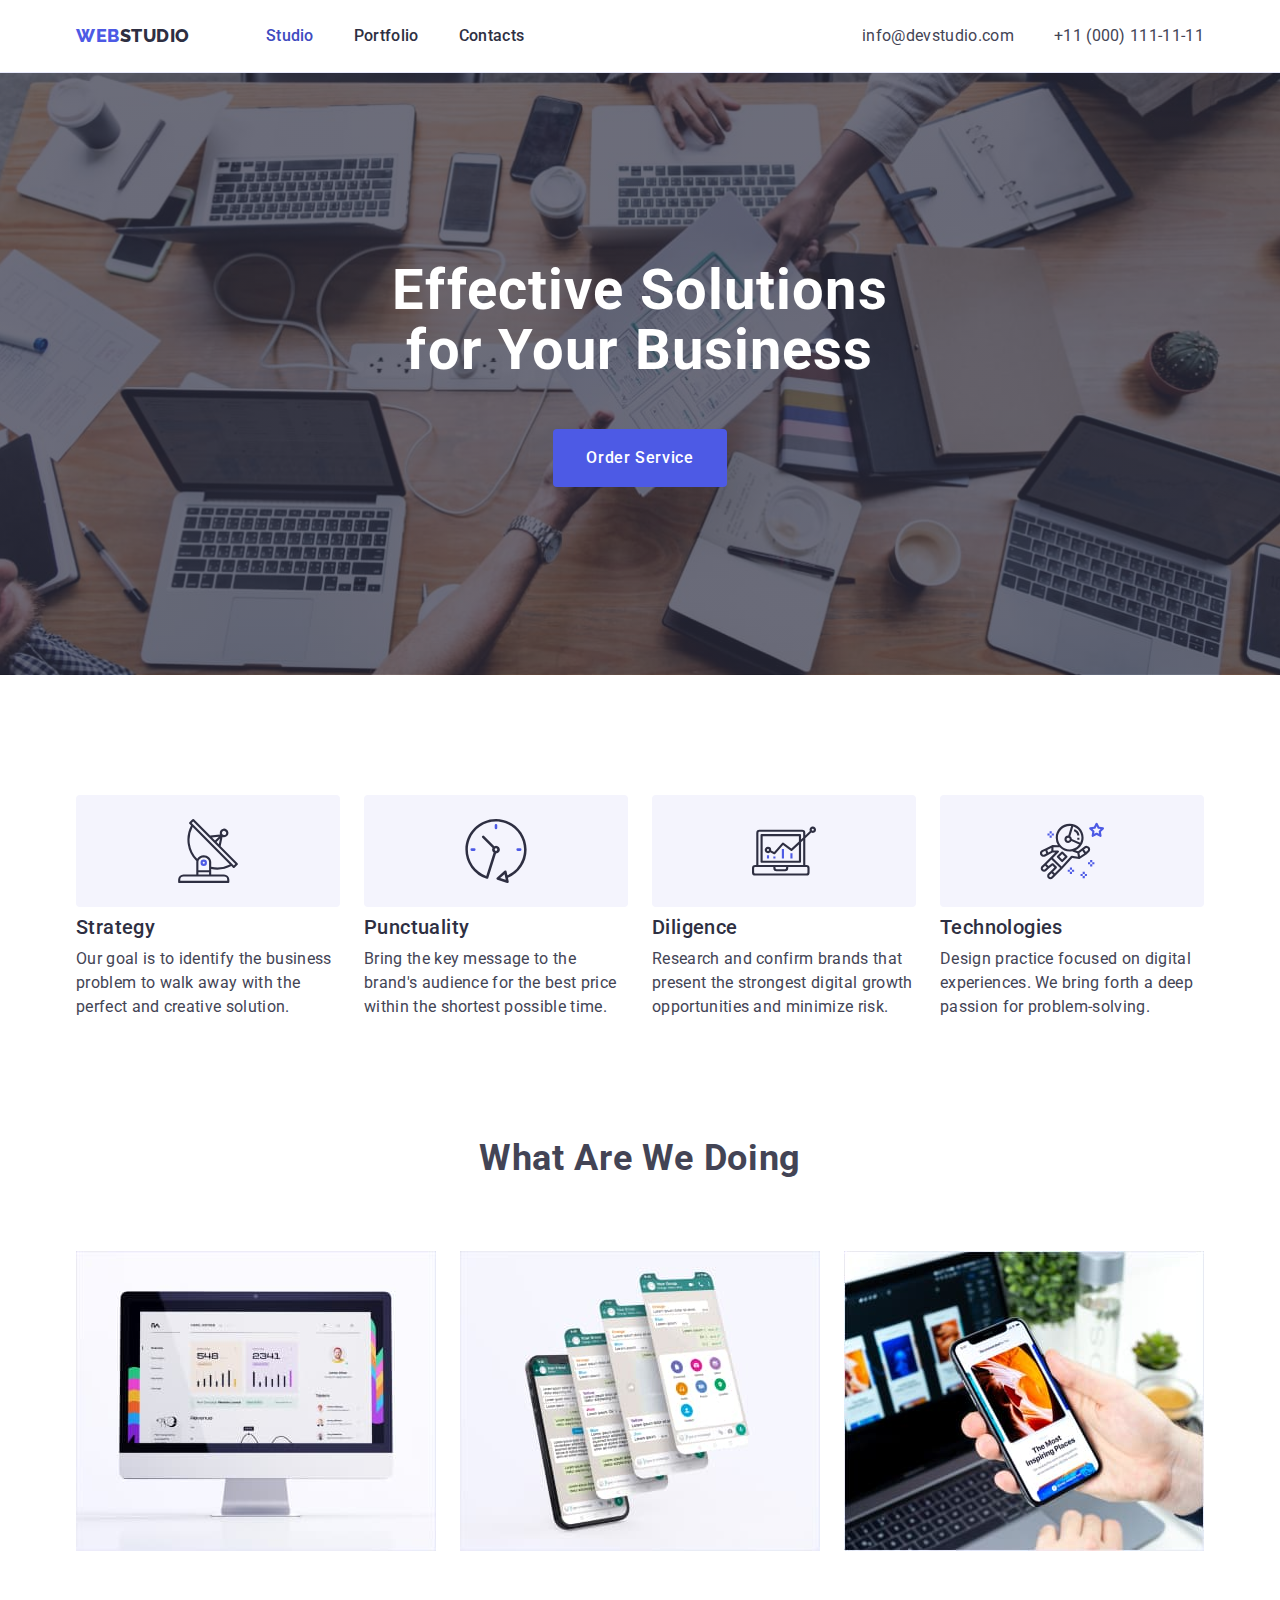
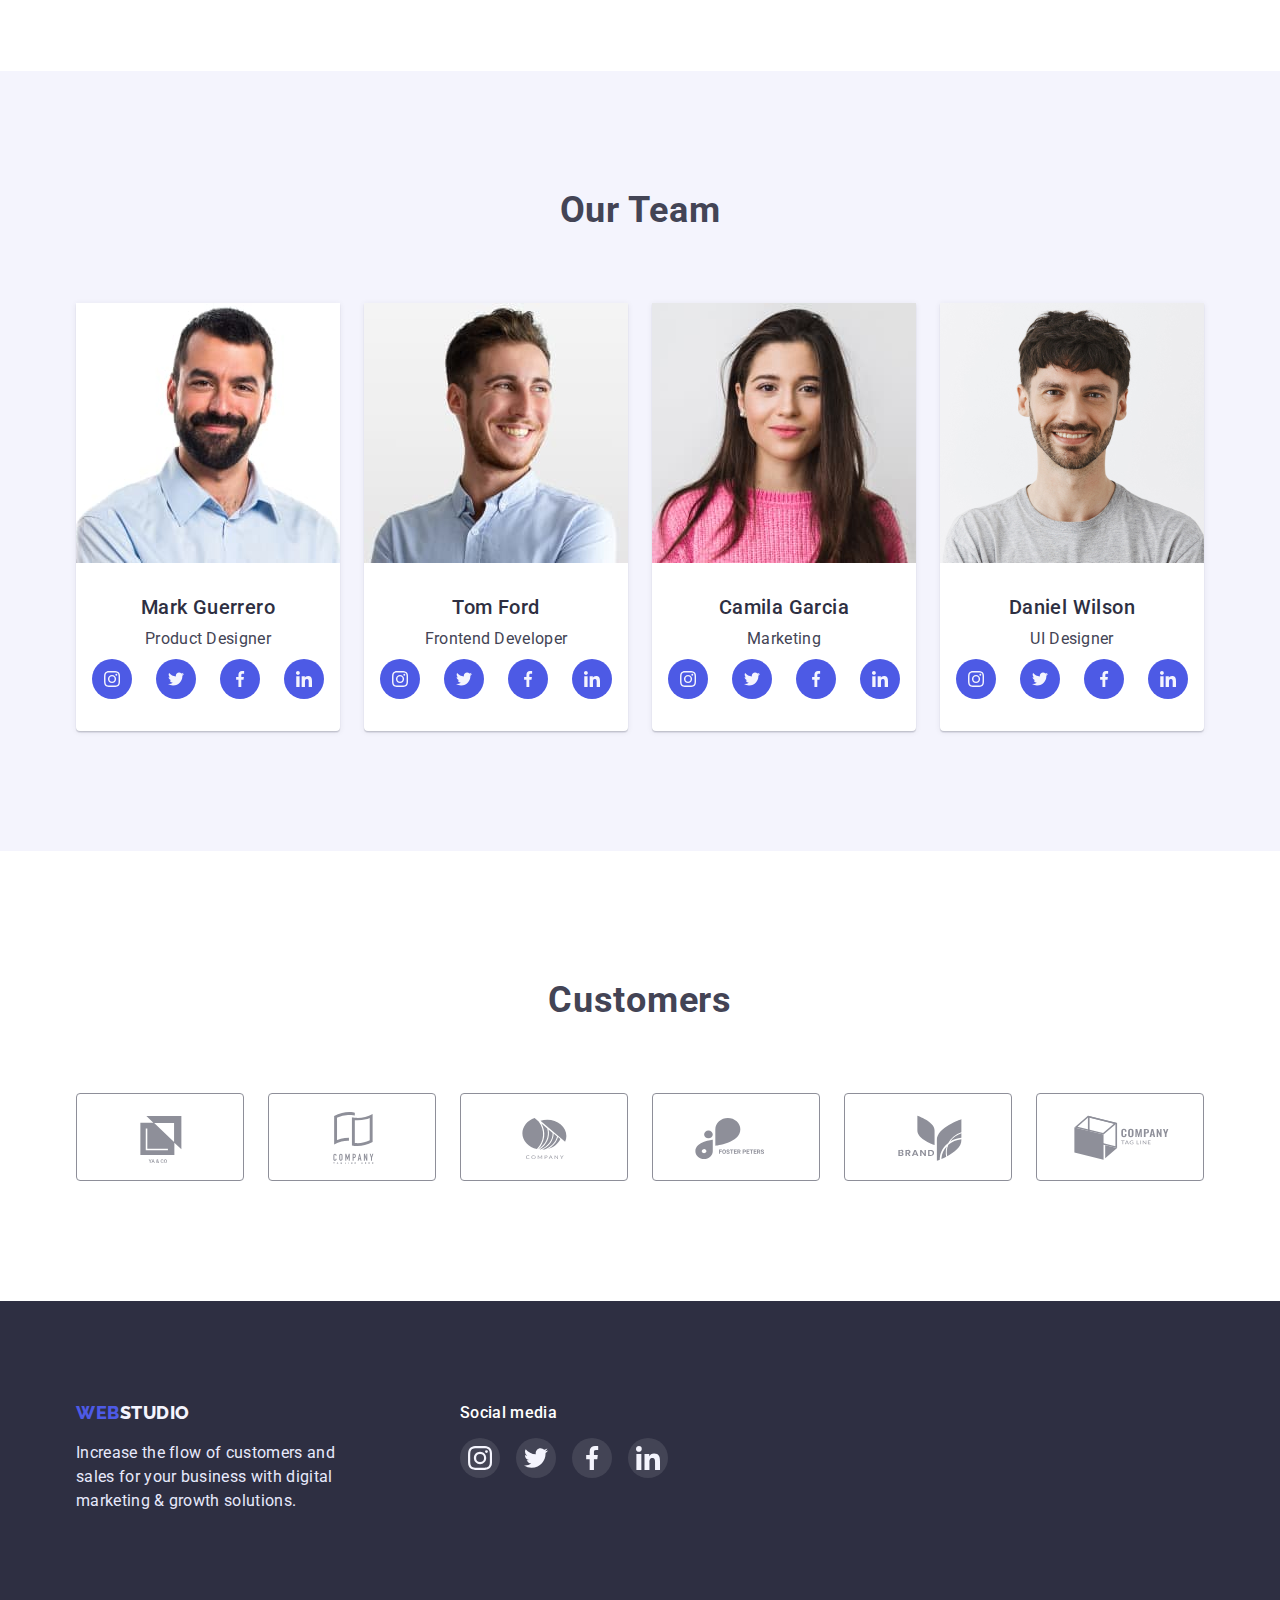
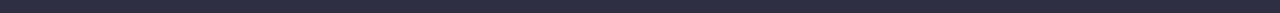
<file: index.html>
<!DOCTYPE html>
<html lang="en">
  <head>
    <meta charset="UTF-8" />
    <meta http-equiv="X-UA-Compatible" content="IE=edge" />
    <meta name="viewport" content="width=device-width, initial-scale=1.0" />
    <title>WebStudio</title>

    <!-- normalize -->
    <link
      rel="stylesheet"
      href="https://cdnjs.cloudflare.com/ajax/libs/modern-normalize/1.0.0/modern-normalize.min.css"
    />

    <!-- font-family -->
    <link rel="preconnect" href="https://fonts.gstatic.com" />
    <link rel="preconnect" href="https://fonts.googleapis.com" />
    <link rel="preconnect" href="https://fonts.gstatic.com" crossorigin />
    <link
      href="https://fonts.googleapis.com/css2?family=Raleway:wght@800&family=Roboto:wght@400;500;700&display=swap"
      rel="stylesheet"
    />

    <!-- portfolio.html -->
    <link rel="stylesheet" href="./portfolio.html" />

    <!-- styles-css -->
    <link rel="stylesheet" href="./css/styles.css" />
  </head>

  <body>
    <!-- Header -->
    <header class="header">
      <div class="container header-container">
       
        <nav class="header-nav">
          <a href="./index.html" class="logo"
            >WEB<span class="logo-second">STUDIO</span></a
          >

          <ul class="site-nav">
            <li><a href="./index.html" class="link current">Studio</a></li>
            <li><a href="./portfolio.html" class="link">Portfolio</a></li>
            <li><a href="" class="link">Contacts</a></li>
          </ul>
        </nav>
        <address>
          <ul class="address-pages">
            <li>
              <a href="mailto:info@devstudio.com" class="mail link"
                >info@devstudio.com</a
              >
            </li>
            <li>
              <a href="tel:+110001111111" class="phone link"
                >+11 (000) 111-11-11</a
              >
            </li>
          </ul>
        </address>
      </div>
      
    </header>

    <main>
      <!-- Hero section -->
      <section class="section hero">
        <div class="container">
          <h1 class="hero-title">
            Effective Solutions for Your Business
          </h1>
          <button class="hero-button" type="button">Order Service</button>
        </div>
      </section>
      <!-- секція2 Benefits-->
      <section class="section">
        <div class="container">
          <h2 class="visually-hidden">Our benefits</h2>
        <ul class="benefits-list list">
          <li class="benefits-item">
            <div class="icon-container">
              <svg class="benefit-icons" width="64" height="64"> 
              <use href="./images/icons.svg#icon-antenna"></use>
            </svg></div>
            
            <h3 class="section-subtitle">Strategy</h3>
            <p class="section-text">
              Our goal is to identify the business problem to walk away with the
              perfect and creative solution.
            </p>
          </li>
          <li class="benefits-item">
            <div class="icon-container">
            <svg class="benefit-icons" width="64" height="64">
              <use href="./images/icons.svg#icon-clock"></use>
            </svg></div>
            <h3 class="section-subtitle">Punctuality</h3>
            <p class="section-text">
              Bring the key message to the brand's audience for the best price
              within the shortest possible time.
            </p>
          </li>
          <li class="benefits-item">
            <div class="icon-container">
            <svg class="benefit-icons" width="64" height="64">
              <use href="./images/icons.svg#icon-diagram"></use>
            </svg></div>
            <h3 class="section-subtitle">Diligence</h3>
            <p class="section-text">
              Research and confirm brands that present the strongest digital
              growth opportunities and minimize risk.
            </p>
          </li>
          <li class="benefits-item">
            <div class="icon-container">
            <svg class="benefit-icons" width="64" height="64">
              <use href="./images/icons.svg#icon-astronaut"></use>
            </svg></div>
            <h3 class="section-subtitle">Technologies</h3>
            <p class="section-text">
              Design practice focused on digital experiences. We bring forth a
              deep passion for problem-solving.
            </p>
          </li>
        </ul>
        </div>
        
        
      </section>
      <!-- секція3 -->
      <section class="section about">
        <div class="container">
        <h2 class="section-title">What are we doing</h2>
        <ul class="list services ">
          <li>
            <img src="./images/img1.jpg" alt="img" width="360" height="300" />
          </li>
          <li>
            <img src="./images/img2.jpg" alt="img" width="360" height="300" />
          </li>
          <li>
            <img src="./images/img3.jpg" alt="img" width="360" height="300" />
          </li>
        </ul>
        </div>
      </section>
      <!-- секція 4 OUR TEAM -->
      <section class="section team">
        <div class="container">
        <h2 class="section-title">Our Team</h2>
        <ul class="list team-faces">
          <li class="team-list">
            <img class="image"
              src="./images/photo1.jpg"
              alt="Mark Guerrero"
              width="264"
              height="260"
            />
            <h3 class="section-subtitle">Mark Guerrero</h3>
            <p class="section-text team-text">Product Designer</p>
            <ul class="socials-list list">
              <li class="socials-item">
                <a class="socials-link" href="#">
                <svg class="socials-icon" width="16" height="16">
                <use href="./images/icons.svg#icon-instagram">

                </use>
              </svg>
            </a>
          </li>
              <li class="socials-item">
                <a class="socials-link " href="#">
                <svg class="socials-icon" width="16" height="16">
                <use href="./images/icons.svg#icon-twitter">

                </use>
              </svg>
            </a>
          </li>
              <li class="socials-item">
                <a class="socials-link" href="#">
                <svg class="socials-icon" width="16" height="16">
                <use href="./images/icons.svg#icon-facebook">

                </use>
              </svg>
            </a>
          </li>
              <li class="socials-item">
                <a class="socials-link" href="#">
                <svg class="socials-icon" width="16" height="16">
                <use href="./images/icons.svg#icon-linkedin">

                </use>
              </svg>
            </a>
          </li>
            </ul>
          </li>
          <li class="team-list">
            <img class="image"
              src="./images/photo2.jpg"
              alt="Tom Ford"
              width="264"
              height="260"
            />
            <h3 class="section-subtitle">Tom Ford</h3>
            <p class="section-text team-text">Frontend Developer</p>
             <ul class="socials-list list">
              <li class="socials-item">
                <a class="socials-link" href="#">
                <svg class="socials-icon" width="16" height="16">
                <use href="./images/icons.svg#icon-instagram">

                </use>
              </svg>
            </a>
          </li>
              <li class="socials-item">
                <a class="socials-link " href="#">
                <svg class="socials-icon" width="16" height="16">
                <use href="./images/icons.svg#icon-twitter">

                </use>
              </svg>
            </a>
          </li>
              <li class="socials-item">
                <a class="socials-link" href="#">
                <svg class="socials-icon" width="16" height="16">
                <use href="./images/icons.svg#icon-facebook">

                </use>
              </svg>
            </a>
          </li>
              <li class="socials-item">
                <a class="socials-link" href="#">
                <svg class="socials-icon" width="16" height="16">
                <use href="./images/icons.svg#icon-linkedin">

                </use>
              </svg>
            </a>
          </li>
            </ul>
          </li>
          <li class="team-list">
            <img class="image"
              src="./images/photo3.jpg"
              alt="Camila Garcia"
              width="264"
              height="260"
            />
            <h3 class="section-subtitle">Camila Garcia</h3>
            <p class="section-text team-text">Marketing</p>
             <ul class="socials-list list">
              <li class="socials-item">
                <a class="socials-link" href="#">
                <svg class="socials-icon" width="16" height="16">
                <use href="./images/icons.svg#icon-instagram">

                </use>
              </svg>
            </a>
          </li>
              <li class="socials-item">
                <a class="socials-link " href="#">
                <svg class="socials-icon" width="16" height="16">
                <use href="./images/icons.svg#icon-twitter">

                </use>
              </svg>
            </a>
          </li>
              <li class="socials-item">
                <a class="socials-link" href="#">
                <svg class="socials-icon" width="16" height="16">
                <use href="./images/icons.svg#icon-facebook">

                </use>
              </svg>
            </a>
          </li>
              <li class="socials-item">
                <a class="socials-link" href="#">
                <svg class="socials-icon" width="16" height="16">
                <use href="./images/icons.svg#icon-linkedin">

                </use>
              </svg>
            </a>
          </li>
            </ul>
          </li>
          <li class="team-list">
            <img class="image"
              src="./images/photo4.jpg"
              alt="Daniel Wilson"
              width="264"
              height="260"
            />
            <h3 class="section-subtitle">Daniel Wilson</h3>
            <p class="section-text team-text">UI Designer</p>
             <ul class="socials-list list">
              <li class="socials-item">
                <a class="socials-link" href="#">
                <svg class="socials-icon" width="16" height="16">
                <use href="./images/icons.svg#icon-instagram">

                </use>
              </svg>
            </a>
          </li>
              <li class="socials-item">
                <a class="socials-link " href="#">
                <svg class="socials-icon" width="16" height="16">
                <use href="./images/icons.svg#icon-twitter">

                </use>
              </svg>
            </a>
          </li>
              <li class="socials-item">
                <a class="socials-link" href="#">
                <svg class="socials-icon" width="16" height="16">
                <use href="./images/icons.svg#icon-facebook">

                </use>
              </svg>
            </a>
          </li>
              <li class="socials-item">
                <a class="socials-link" href="#">
                <svg class="socials-icon" width="16" height="16">
                <use href="./images/icons.svg#icon-linkedin">

                </use>
              </svg>
            </a>
          </li>
            </ul>
          </li>
        </ul>
      </section>
      </div>

<!-- section Customers -->

      <section class="customers-section">
        <div class="container">
          <h2 class="section-title">Customers</h2>

          <ul class="customers-list list">

            <li class="customers-item">
              <a class="customers-link" href="#">
              <svg class="customers-icon" width="104" height="56">
                <use href="./images/icons.svg#icon-ya-and-co">
                </use>
              </svg> 
              </a>
            </li>

            <li class="customers-item">
              <a class="customers-link" href="#"> 
              <svg class="customers-icon" width="104" height="56">
                <use href="./images/icons.svg#icon-company-tagline-here">
               </use>
              </svg> 
              </a>
            </li>

            <li class="customers-item">
              <a class="customers-link" href="#"> 
              <svg class="customers-icon" width="104" height="56">
                <use href="./images/icons.svg#icon-company">
                </use>
              </svg> 
            </a>
            </li>

            <li class="customers-item">
              <a class="customers-link" href="#">
              <svg class="customers-icon" width="104" height="56">
                <use href="./images/icons.svg#icon-foster-peters">
                </use>
              </svg> 
            </a>
            </li>

            <li class="customers-item">
              <a class="customers-link" href="#"> 
              <svg class="customers-icon" width="104" height="56">
                <use href="./images/icons.svg#icon-brand">
                </use>
              </svg>  
            </a>
          </li>

            <li class="customers-item">
              <a class="customers-link" href="#">   
              <svg class="customers-icon" width="104" height="56">
                <use href="./images/icons.svg#icon-company-tagline">
                </use>
              </svg>  
            </a>
          </li>
          </ul>
          </div>
      </section>
    </main>

    <footer class="footer">

      <div class="container footer-page">

      <div class="footer-logo">
      <a href="./index.html" class="logo"
        >WEB<span class="logo-second inverted">STUDIO</span>
      </a>
      <p class="footer-text">
        Increase the flow of customers and sales for your business with digital
        marketing & growth solutions.
      </p>
      </div>

      <div class="footer-media">

      <h2 class="footer-title">Social media</h2>

      <ul class="footer-social-list list">

        <li class="footer-socials-item">
          <a class="footer-socials-link" href="#">
            <svg class="footer-socials-icon" width="24" height="24">
              <use href="./images/icons.svg#icon-instagram-f">
              </use>
            </svg>
           </a>
           </li>

        <li class="footer-socials-item">
          <a class="footer-socials-link" href="#">
           <svg class="footer-socials-icon" width="24" height="24">
            <use href="./images/icons.svg#icon-twitter-f">
            </use>
            </svg>
            </a>
            </li>
        <li class="footer-socials-item">
          <a class="footer-socials-link" href="#">
          <svg class="footer-socials-icon" width="24" height="24">
           <use href="./images/icons.svg#icon-facebook-f">
            </use>
             </svg>
             </a>
             </li>
        <li class="footer-socials-item">
          <a class="footer-socials-link" href="#">
          <svg class="footer-socials-icon" width="24" height="24">
          <use href="./images/icons.svg#icon-linkedin-f">
           </use>
           </svg>
        </a>
        </li>
      </ul>
</div>
      </div>
    </footer>
  </body>
</html>
</file>
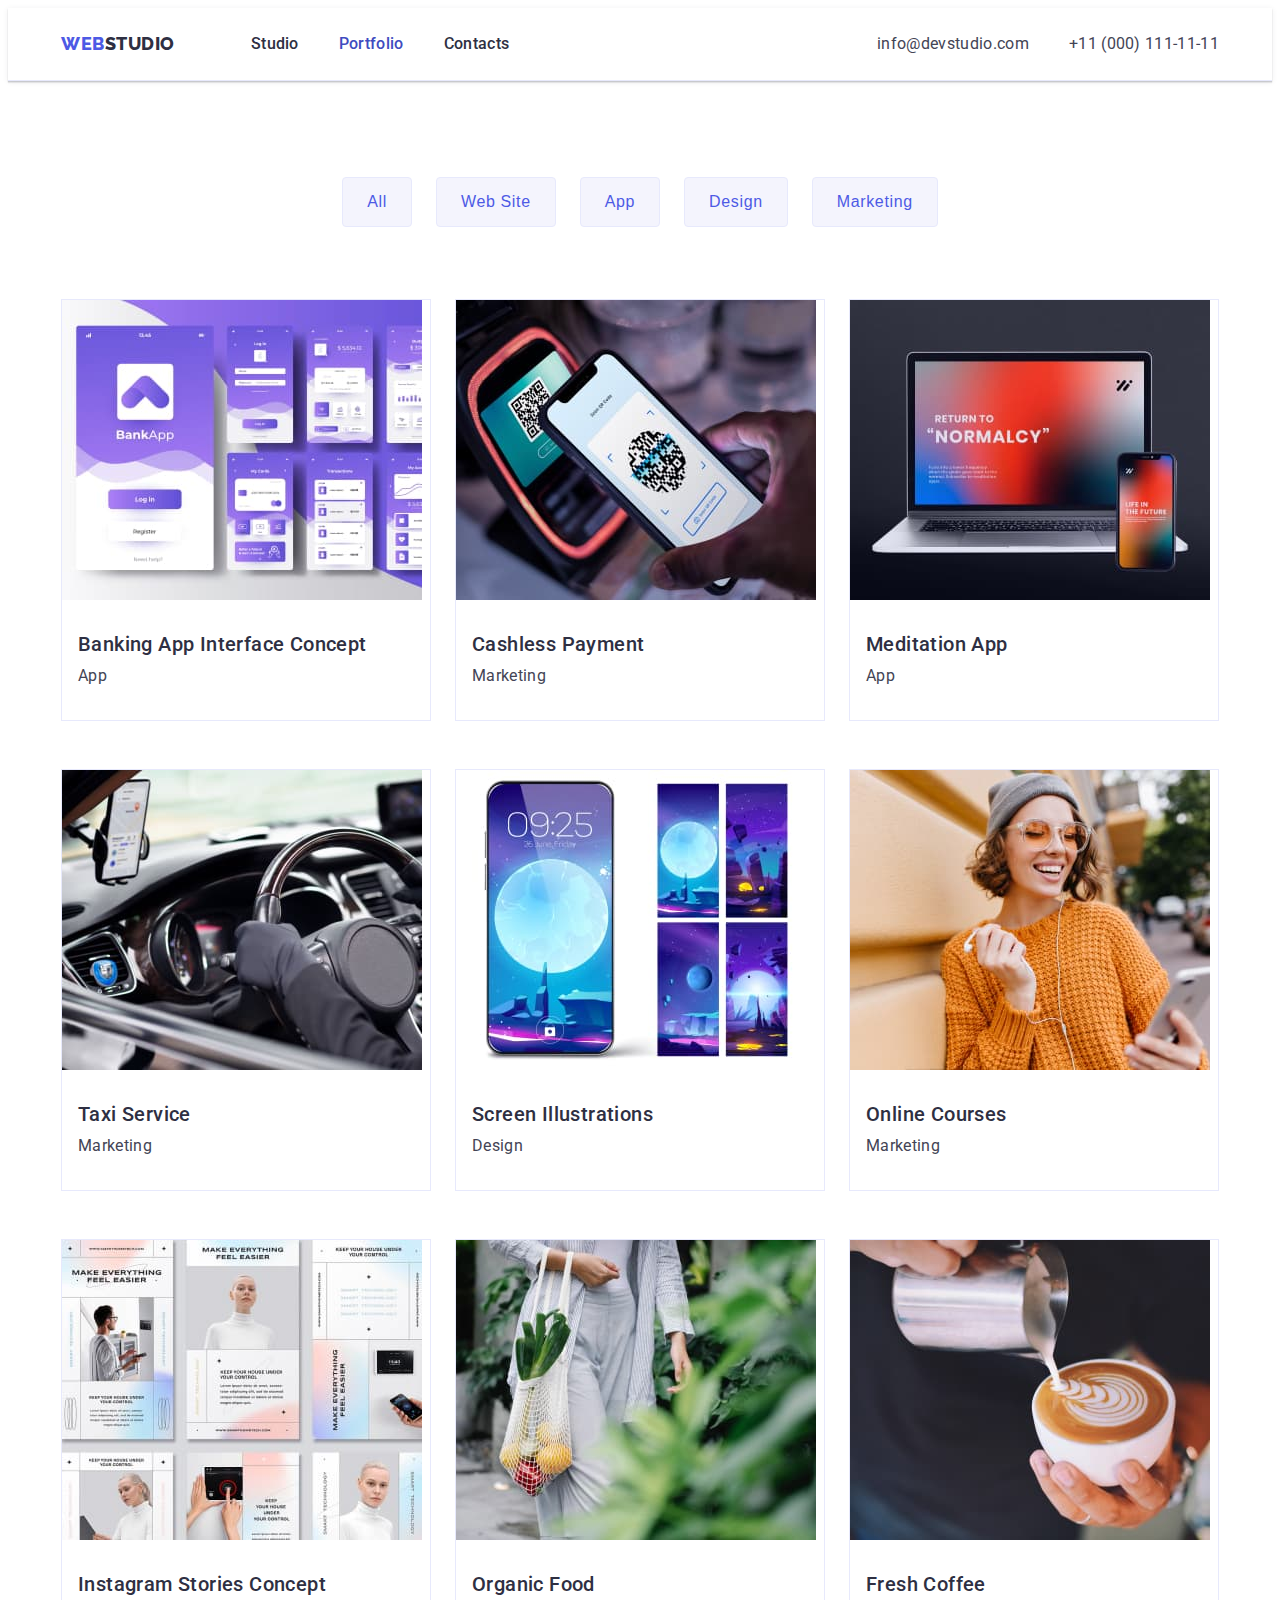
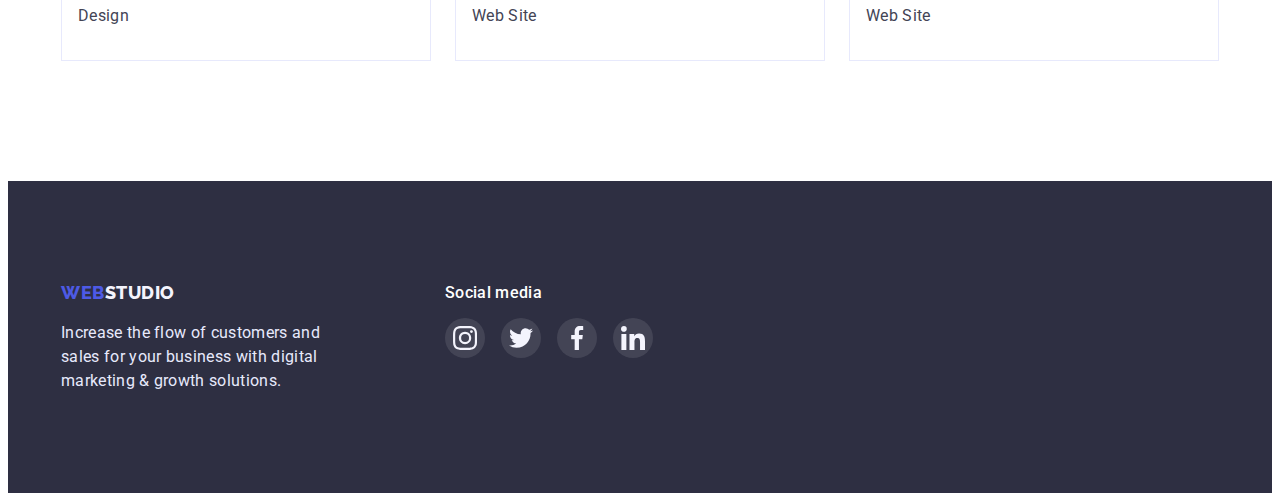
<file: portfolio.html>
<!DOCTYPE html>
<html lang="en">
  <head>
    <meta charset="UTF-8" />
    <meta http-equiv="X-UA-Compatible" content="IE=edge" />
    <meta name="viewport" content="width=device-width, initial-scale=1.0" />
    <title>Portfolio</title>
    <link
      rel="stylesheet"
      href="https://cdnjs.cloudflare.com/ajax/libs/modern-normalize/1.1.0/modern-normalize.min.css"
      integrity="sha512-wpPYUAdjBVSE4KJnH1VR1HeZfpl1ub8YT/NKx4PuQ5NmX2tKuGu6U/JRp5y+Y8XG2tV+wKQpNHVUX03MfMFn9Q=="
      crossorigin="anonymous"
      referrerpolicy="no-referrer"
    />
    <link rel="stylesheet" href="./index.html" />
    <link rel="stylesheet" href="./css/styles.css" />
    <link rel="preconnect" href="https://fonts.gstatic.com" />
    <link rel="preconnect" href="https://fonts.googleapis.com" />
    <link rel="preconnect" href="https://fonts.gstatic.com" crossorigin />
    <link
      href="https://fonts.googleapis.com/css2?family=Raleway:wght@800&family=Roboto:wght@400;500;700&display=swap"
      rel="stylesheet"
    />
  </head>

  <body>
    <!-- Header -->
    <header class="header">
      <div class="container header-container">
        <nav class="header-nav">
          <a href="./index.html" class="logo"
            >WEB<span class="logo-second">STUDIO</span></a
          >

          <ul class="site-nav">
            <li><a href="./index.html" class="link">Studio</a></li>
            <li>
              <a href="./portfolio.html" class="link current">Portfolio</a>
            </li>
            <li><a href="" class="link">Contacts</a></li>
          </ul>
        </nav>
        <address>
          <ul class="address-pages">
            <li>
              <a href="mailto:info@devstudio.com" class="mail link"
                >info@devstudio.com</a
              >
            </li>
            <li>
              <a href="tel:+110001111111" class="phone link"
                >+11 (000) 111-11-11</a
              >
            </li>
          </ul>
        </address>
      </div>
    </header>

    <main>
      <section class="section portfolio">
        <div class="container">
          <h1 hidden>Our portfolio</h1>
          <ul class="list buttons">
            <li>
              <button class="portfolio-button" type="button">All</button>
            </li>
            <li>
              <button class="portfolio-button" type="button">Web Site</button>
            </li>
            <li>
              <button class="portfolio-button" type="button">App</button>
            </li>
            <li>
              <button class="portfolio-button" type="button">Design</button>
            </li>
            <li>
              <button class="portfolio-button" type="button">Marketing</button>
            </li>
          </ul>

          <ul class="list cards-set">
            <li class="portfolio-list">
              <a class="portfolio-links" href="">
                <img
                  class="image portfoliio-img"
                  src="./images/portfolio/bank-app.jpg"
                  alt="banking app"
                  width="360"
                  height="300"
                />
                <div class="img-descr">
                  <h2 class="section-subtitle descr">
                    Banking App Interface Concept
                  </h2>
                  <p class="section-text">App</p>
                </div>
              </a>
            </li>
            <li class="portfolio-list">
              <a class="portfolio-links" href="">
                <img
                  class="image portfoliio-img"
                  src="./images/portfolio/cashless-payment.jpg"
                  alt="cashless payment"
                  width="360"
                  height="300"
                />
                <div class="img-descr">
                  <h2 class="section-subtitle">Cashless Payment</h2>
                  <p class="section-text">Marketing</p>
                </div>
              </a>
            </li>
            <li class="portfolio-list">
              <a class="portfolio-links" href="">
                <img
                  class="image portfoliio-img"
                  src="./images/portfolio/meditation-app.jpg"
                  alt="meditation app"
                  width="360"
                  height="300"
                />
                <div class="img-descr">
                  <h2 class="section-subtitle">Meditation App</h2>
                  <p class="section-text">App</p>
                </div>
              </a>
            </li>
            <li class="portfolio-list">
              <a class="portfolio-links" href="">
                <img
                  class="image portfoliio-img"
                  src="./images/portfolio/taxi-service.jpg"
                  alt="taxi service"
                  width="360"
                  height="300"
                />
                <div class="img-descr">
                  <h2 class="section-subtitle">Taxi Service</h2>
                  <p class="section-text">Marketing</p>
                </div>
              </a>
            </li>

            <li class="portfolio-list">
              <a class="portfolio-links" href="">
                <img
                  class="image portfoliio-img"
                  src="./images/portfolio/screen-illustrations.jpg"
                  alt="screen illustrations"
                  width="360"
                  height="300"
                />
                <div class="img-descr">
                  <h2 class="section-subtitle">Screen Illustrations</h2>
                  <p class="section-text">Design</p>
                </div>
              </a>
            </li>
            <li class="portfolio-list">
              <a class="portfolio-links" href="">
                <img
                  class="image portfoliio-img"
                  src="./images/portfolio/online-courses.jpg"
                  alt="online courses"
                  width="360"
                  height="300"
                />
                <div class="img-descr">
                  <h2 class="section-subtitle">Online Courses</h2>
                  <p class="section-text">Marketing</p>
                </div>
              </a>
            </li>
            <li class="portfolio-list">
              <a class="portfolio-links" href="">
                <img
                  class="image portfoliio-img"
                  src="./images/portfolio/instagram-stories.jpg"
                  alt="instagram stories concept"
                  width="360"
                  height="300"
                />
                <div class="img-descr">
                  <h2 class="section-subtitle">Instagram Stories Concept</h2>
                  <p class="section-text">Design</p>
                </div>
              </a>
            </li>
            <li class="portfolio-list">
              <a class="portfolio-links" href="">
                <img
                  class="image portfoliio-img"
                  src="./images/portfolio/organic-food.jpg"
                  alt="organic food"
                  width="360"
                  height="300"
                />

                <div class="img-descr">
                  <h2 class="section-subtitle">Organic Food</h2>
                  <p class="section-text">Web Site</p>
                </div>
              </a>
            </li>

            <li class="portfolio-list">
              <a class="portfolio-links" href="">
                <img
                  class="image portfoliio-img"
                  src="./images/portfolio/fresh-coffee.jpg"
                  alt="cup of coffee"
                  width="360"
                  height="300"
                />
                <div class="img-descr">
                  <h2 class="section-subtitle">Fresh Coffee</h2>
                  <p class="section-text">Web Site</p>
                </div>
              </a>
            </li>
          </ul>
        </div>
      </section>
    </main>

    <footer class="footer">
      <div class="container footer-page">
        <div class="footer-logo">
          <a href="./index.html" class="logo"
            >WEB<span class="logo-second inverted">STUDIO</span>
          </a>
          <p class="footer-text">
            Increase the flow of customers and sales for your business with
            digital marketing & growth solutions.
          </p>
        </div>

        <div class="footer-media">
          <h2 class="footer-title">Social media</h2>

          <ul class="footer-social-list list">
            <li class="footer-socials-item">
              <a class="footer-socials-link" href="#">
                <svg class="footer-socials-icon" width="24" height="24">
                  <use href="./images/icons.svg#icon-instagram-f"></use>
                </svg>
              </a>
            </li>

            <li class="footer-socials-item">
              <a class="footer-socials-link" href="#">
                <svg class="footer-socials-icon" width="24" height="24">
                  <use href="./images/icons.svg#icon-twitter-f"></use>
                </svg>
              </a>
            </li>
            <li class="footer-socials-item">
              <a class="footer-socials-link" href="#">
                <svg class="footer-socials-icon" width="24" height="24">
                  <use href="./images/icons.svg#icon-facebook-f"></use>
                </svg>
              </a>
            </li>
            <li class="footer-socials-item">
              <a class="footer-socials-link" href="#">
                <svg class="footer-socials-icon" width="24" height="24">
                  <use href="./images/icons.svg#icon-linkedin-f"></use>
                </svg>
              </a>
            </li>
          </ul>
        </div>
      </div>
    </footer>
  </body>
</html>
</file>
<file: css/styles.css>
:root {
  --primary-text-color: #434455; /* SLATE */
  --primary-color: #2e2f42; /* NAVY BLUE */
  --accent-color: #4d5ae5; /* IRIS*/
  --secondary-background-color: #f4f4fd; /* CLOUD */
  --accent-color-focus: #404bbf; /* OCEAN */
  --border-color: #e7e9fc; /* CORNFLOWER */
  --secondary-border-color: #8e8f99; /* LIGHT SLATE */
  --invert-white-color: #fff; /* WHITE */
  --icon-color-grey: #afb1b8;
  --background-icon-secondary: rgba(255, 255, 255, 0.1);
  ----background-icon-accent: #31d0aa;
}

body {
  color: var(--primary-text-color);
  background-color: var(--invert-white-color);
  font-family: 'Roboto', sans-serif;
  font-size: 16px;
}

p,
h1,
h2,
h3,
h4,
h5,
h6 {
  margin-top: 0;
}

ul {
  margin: 0;
  padding: 0;
}

img {
  display: block;
  max-width: 100%;
  height: auto;
}

.container {
  width: 1158px;
  padding: 0 15px;
  margin: 0 auto;
}

.icon-container {
  width: 264px;
  height: 112px;
  margin-bottom: 8px;

  display: flex;
  align-items: center;
  justify-content: center;

  background-color: var(--secondary-background-color);
  border-radius: 4px;
}

.visually-hidden {
  position: absolute;
  width: 1px;
  height: 1px;
  margin: -1px;
  border: 0;
  padding: 0;

  white-space: nowrap;
  clip-path: inset(100%);
  clip: rect(0 0 0 0);
  overflow: hidden;
}

.section {
  padding: 120px 0;
}

.link {
  text-decoration: none;
}

/* Header */

.header {
  border-bottom: 1px solid var(--border-color);
  box-shadow: 0px 2px 1px rgba(46, 47, 66, 0.08),
    0px 1px 1px rgba(46, 47, 66, 0.16), 0px 1px 6px rgba(46, 47, 66, 0.08);
}

.site-nav,
.address-pages,
.list {
  list-style: none;
}

.header-container {
  display: flex;
  align-items: center;
}

.header-nav {
  display: flex;
  align-items: center;
  flex-grow: 1;
  gap: 76px;
}

.logo {
  color: var(--accent-color);
  font-family: 'Raleway', sans-serif;
  font-weight: 800;
  font-size: 18px;
  line-height: 1.33;
  letter-spacing: 0.03em;
  text-decoration: none;
}

.logo-second {
  color: var(--primary-color);
}

.logo .inverted {
  color: var(--secondary-background-color);
}

.site-nav {
  display: flex;
  gap: 40px;
}

.site-nav .link {
  color: var(--primary-color);
  font-weight: 500;
  text-decoration: none;
  line-height: 1.5;
  letter-spacing: 0.02em;
  padding: 24px 0;

  display: block;
}

.site-nav .link:hover,
.site-nav .link:focus {
  color: var(--accent-color-focus);
}

.site-nav .link.current {
  color: var(--accent-color-focus);
}

.address-pages {
  align-items: center;
  gap: 40px;
  display: flex;
  padding: 24px 0;
}

.address-pages .mail,
.address-pages .phone {
  color: var(--primary-text-color);
  font-style: normal;
  line-height: 1.5;
  text-decoration: none;
  letter-spacing: 0.02em;
}

.address-pages .mail:hover,
.address-pages .mail:focus {
  color: var(--accent-color-focus);
}

/* Hero */
.section .hero {
  max-width: 1440px;
  margin: 0 auto;
}

.hero {
  padding-top: 188px;
  padding-bottom: 188px;

  text-align: center;
  background-color: var(--primary-color);
  background-image: linear-gradient(
      rgba(46, 47, 66, 0.7),
      rgba(46, 47, 66, 0.7)
    ),
    url(../images/people-office.jpg);
  background-repeat: no-repeat;
  background-position: center;
  background-size: cover;
  max-width: 1440px;
  margin: 0 auto;
}

.hero-title {
  width: 496px;
  margin-left: auto;
  margin-right: auto;
  margin-bottom: 48px;

  color: var(--invert-white-color);
  font-size: 56px;
  line-height: 1.07;
  text-align: center;
  letter-spacing: 0.02em;
}

.hero-button {
  display: inline-block;
  border-radius: 4px;
  padding: 16px 32px;
  border: 1px solid transparent;

  color: var(--invert-white-color);
  background-color: var(--accent-color);
  font-family: 'Roboto', sans-serif;
  font-weight: 500;
  font-size: 16px;
  line-height: 1.5;
  align-items: center;
  letter-spacing: 0.04em;
  cursor: pointer;
}

.hero-button:hover,
.hero-button:focus {
  background-color: var(--accent-color-focus);
}

/* Benefit section */

.benefits-list {
  display: flex;
  justify-content: center;
  gap: 24px;
}

.benefits-item {
  flex-basis: calc((100% - 72px) / 4);
}

.services {
  display: flex;
  justify-content: center;
  flex-grow: 1;
  gap: 24px;
}

.item-name {
  font-weight: 500;
  font-size: 20px;
  line-height: 1.2;
  letter-spacing: 0.02em;
}

.benefit-icons {
  /* width: 64px;
  height: 64px; */
}

/* About section */
.about {
  padding-top: 0;
}

/* TEAM section  */

.team-faces {
  display: flex;
  justify-content: center;
  gap: 24px;
  flex-basis: calc((100% - 24px) / 3);
}

.team {
  background-color: var(--secondary-background-color);
}

.section-title {
  margin-bottom: 72px;

  font-size: 36px;
  line-height: 1.11;
  text-align: center;
  letter-spacing: 0.02em;
  text-transform: capitalize;
}

.section-subtitle {
  margin-bottom: 8px;

  font-weight: 500;
  font-size: 20px;
  line-height: 1.2;
  letter-spacing: 0.02em;
  color: var(--primary-color);
}

.section-text {
  line-height: 1.5;
  letter-spacing: 0.02em;
  color: var(--primary-text-color);
  margin-bottom: 0;
}

.team-list {
  background-color: var(--invert-white-color);
  padding-bottom: 32px;
  text-align: center;

  box-shadow: 0px 1px 6px rgba(46, 47, 66, 0.08),
    0px 1px 1px rgba(46, 47, 66, 0.16), 0px 2px 1px rgba(46, 47, 66, 0.08);
  border-radius: 0px 0px 4px 4px;
}

.team-text {
  margin-bottom: 8px;
}

.image {
  margin-bottom: 32px;
}

/* PORTFOLIO Styles*/

.portfolio {
  padding-top: 96px;
}

.portfoliio-img {
  margin-bottom: 0;
}

.section .portfolio {
  padding-top: 96px;
}

.buttons {
  display: flex;
  gap: 24px;
  margin-bottom: 72px;
  justify-content: center;
}

.portfolio-button {
  color: var(--accent-color);
  background-color: var(--secondary-background-color);
  border: 1px solid var(--border-color);
  padding: 12px 24px;
  border-radius: 4px;

  font-weight: 500;
  font-size: 16px;
  line-height: 1.5;
  letter-spacing: 0.04em;
}

.portfolio-button:hover,
.portfolio-button:focus {
  color: var(--invert-white-color);
  background-color: var(--accent-color-focus);
  box-shadow: 0px 3px 1px rgba(0, 0, 0, 0.1), 0px 2px 1px rgba(0, 0, 0, 0.08),
    0px 2px 2px rgba(0, 0, 0, 0.12);
  border-radius: 4px;
  border-color: transparent;

  cursor: pointer;
}

.portfolio-links {
  display: block;
  text-decoration: none;
  border: 1px solid var(--border-color);
}

.portfolio-links:hover,
.portfolio-links:focus {
  border: 1px solid var(--secondary-background-color);
  box-shadow: 0px 1px 6px rgba(46, 47, 66, 0.08),
    0px 1px 1px rgba(46, 47, 66, 0.16), 0px 2px 1px rgba(46, 47, 66, 0.08);
}

.portfolio-list {
  background: var(--invert-white-color);

  flex-basis: calc((100% - 48px) / 3);
}

.cards-set {
  display: flex;
  flex-wrap: wrap;
  row-gap: 48px;
  column-gap: 24px;
}

.img-descr {
  padding: 32px 16px;
}

/* Footer */

.footer {
  padding-top: 100px;
  padding-bottom: 100px;

  background-color: var(--primary-color);
}

.footer-text {
  color: var(--border-color);
  line-height: 1.5;
  letter-spacing: 0.02em;
  width: 264px;
  margin-top: 16px;
  margin-bottom: 0;
}

.footer-title {
  font-weight: 500;
  font-size: 16px;
  line-height: 1.5;
  color: var(--invert-white-color);
  letter-spacing: 0.02em;
}

.footer-page {
  display: flex;
  gap: 120px;
}

.footer-social-list {
  display: flex;

  gap: 16px;
}

.footer-socials-item {
  width: 40px;
  height: 40px;
}

.footer-socials-link {
  display: flex;
  justify-content: center;
  align-items: center;
  width: 100%;
  height: 100%;
  background-color: var(--background-icon-secondary);
  border-radius: 50%;
}

.footer-socials-link:hover,
.footer-socials-link:focus {
  background-color: var(----background-icon-accent);
}

.footer-socials-icon {
  fill: var(--secondary-background-color);
}

/* Socials */
.socials-list {
  display: flex;
  gap: 24px;
  justify-content: center;
}

.socials-item {
  width: 40px;
  height: 40px;
}

.socials-link {
  display: flex;
  align-items: center;
  justify-content: center;
  width: 100%;
  height: 100%;
  background-color: var(--accent-color);
  fill: var(--secondary-background-color);
  border-radius: 50%;
}

.socials-link:hover,
.socials-link:focus {
  background-color: var(--accent-color-focus);
}

/* Customers */
.customers-section {
  padding-top: 130px;
  padding-bottom: 120px;
}

.customers-list {
  display: flex;
  gap: 24px;
  justify-content: center;
}

.customers-item {
  width: 168px;
  height: 88px;
}

.customers-link {
  display: flex;
  justify-content: center;
  align-items: center;

  border: 1px solid var(--secondary-border-color);
  fill: var(--secondary-border-color);
  border-radius: 4px;

  width: 100%;
  height: 100%;
}

.customers-link:hover,
.customers-link:focus {
  border-color: var(--accent-color-focus);
  fill: var(--accent-color-focus);
}
</file>
